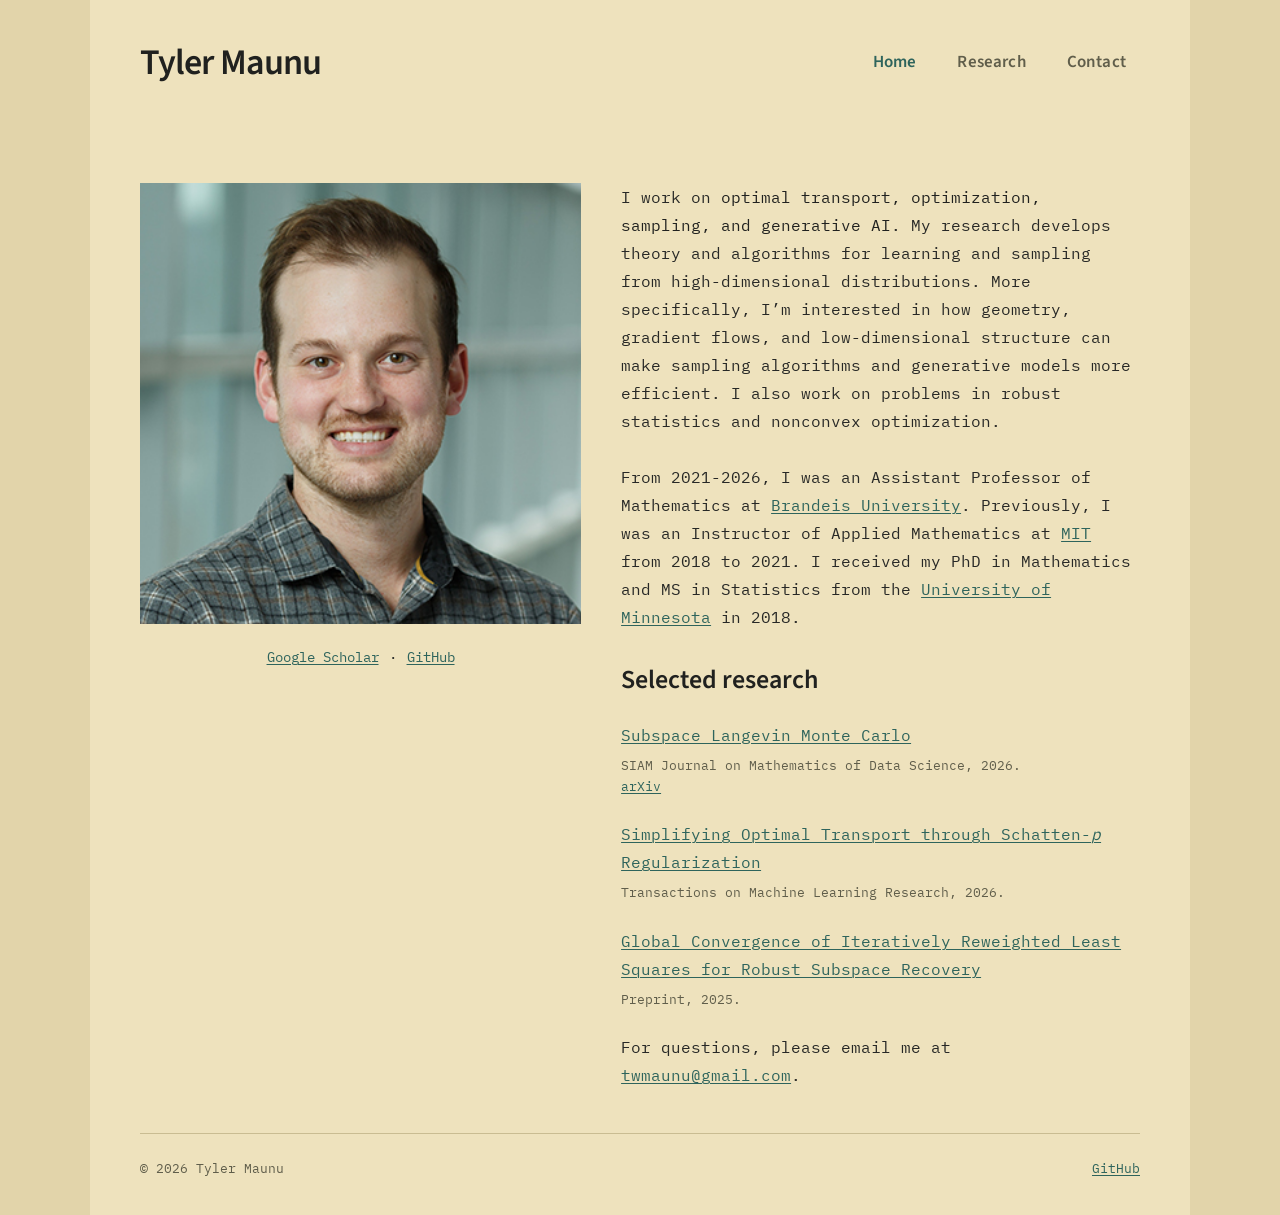
<file: index.html>
<!doctype html>
<html lang="en">
<head>
  <meta charset="utf-8">
  <meta name="viewport" content="width=device-width, initial-scale=1">
  <title>Tyler Maunu</title>
  <meta name="description" content="Tyler Maunu works on optimal transport, optimization, sampling, and generative AI.">
  <meta name="theme-color" content="#eee2bd">
  <link rel="stylesheet" href="styles.css?v=9">
</head>
<body>
  <a class="skip-link" href="#main">Skip to content</a>
  <div class="site-shell">
    <header class="site-header wrap">
      <nav class="nav" aria-label="Main navigation">
        <h1 class="site-title"><a class="brand" href="index.html">Tyler Maunu</a></h1>
        <ul class="nav-links">
          <li><a href="index.html" aria-current="page">Home</a></li>
          <li><a href="publications.html">Research</a></li>
          <li><a href="#contact">Contact</a></li>
        </ul>
      </nav>
    </header>

    <main id="main" class="wrap home-content">
      <div class="home-layout">
        <figure class="portrait">
          <img src="assets/tyler-maunu.jpg" alt="Tyler Maunu" width="340" height="340" fetchpriority="high">
          <figcaption class="profile-links">
            <!-- <a href="mailto:maunu@brandeis.edu">Email</a><span aria-hidden="true">·</span> -->
            <a href="https://scholar.google.com/citations?user=S4nBXhgAAAAJ&amp;hl=en">Google Scholar</a><span aria-hidden="true">·</span>
            <a href="https://github.com/twmaunu">GitHub</a>
          </figcaption>
        </figure>

        <div class="home-copy">
          <p>I work on <strong>optimal transport, optimization, sampling, and generative AI</strong>. My research develops theory and algorithms for learning and sampling from high-dimensional distributions. More specifically, I’m interested in how geometry, gradient flows, and low-dimensional structure can make sampling algorithms and generative models more efficient. I also work on problems in robust statistics and nonconvex optimization.</p>
          <p id="about">From 2021-2026, I was an Assistant Professor of Mathematics at <a href="https://www.brandeis.edu/mathematics/">Brandeis University</a>. Previously, I was an Instructor of Applied Mathematics at <a href="https://math.mit.edu/">MIT</a> from 2018 to 2021. I received my PhD in Mathematics and MS in Statistics from the <a href="https://cse.umn.edu/math">University of Minnesota</a> in 2018.</p>

          <section class="selected-research" id="research" aria-labelledby="research-title">
            <h2 id="research-title">Selected research</h2>
            <ul class="home-papers">
              <li>
                <a href="https://doi.org/10.1137/25M1739327">Subspace Langevin Monte Carlo</a>
                <p class="paper-note">SIAM Journal on Mathematics of Data Science, 2026.<br><a href="https://arxiv.org/abs/2412.13928">arXiv</a></p>
              </li>
              <li>
                <a href="https://openreview.net/forum?id=DIawkTG5VH">Simplifying Optimal Transport through Schatten-<em>p</em> Regularization</a>
                <p class="paper-note">Transactions on Machine Learning Research, 2026.</p>
              </li>
              <li>
                <a href="https://arxiv.org/abs/2506.20533">Global Convergence of Iteratively Reweighted Least Squares for Robust Subspace Recovery</a>
                <p class="paper-note">Preprint, 2025.</p>
              </li>
          </ul>
             <!-- <a href="https://scholar.google.com/citations?user=S4nBXhgAAAAJ&amp;hl=en">Google Scholar</a></p> -->
          </section>

          <!-- <p class="teaching-link">You can also find my <a href="teaching.html">teaching archive</a>.</p> -->
          <p id="contact">For questions, please email me at <a href="mailto:twmaunu@gmail.com">twmaunu@gmail.com</a>.</p>
        </div>
      </div>
    </main>
    <footer class="site-footer wrap"><span>© 2026 Tyler Maunu</span><a href="https://github.com/twmaunu">GitHub</a></footer>
  </div>
</body>
</html>
</file>
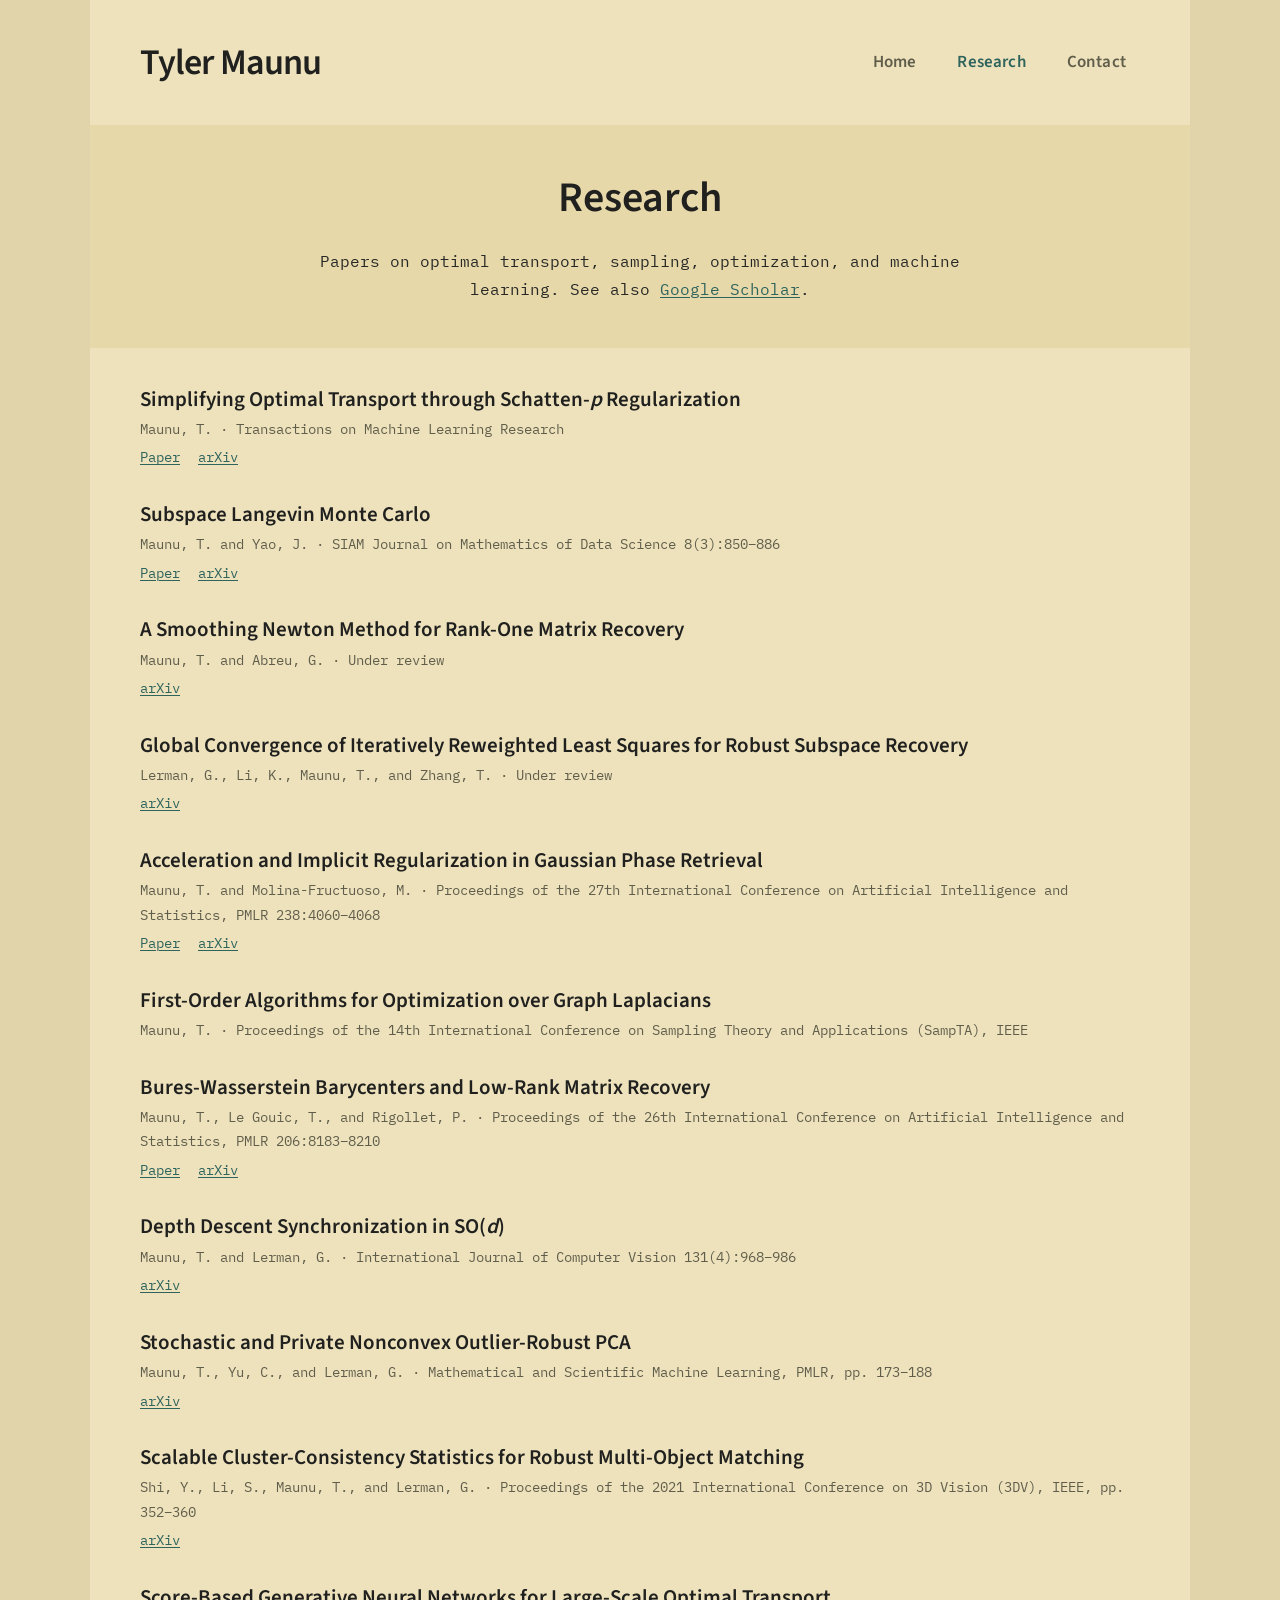
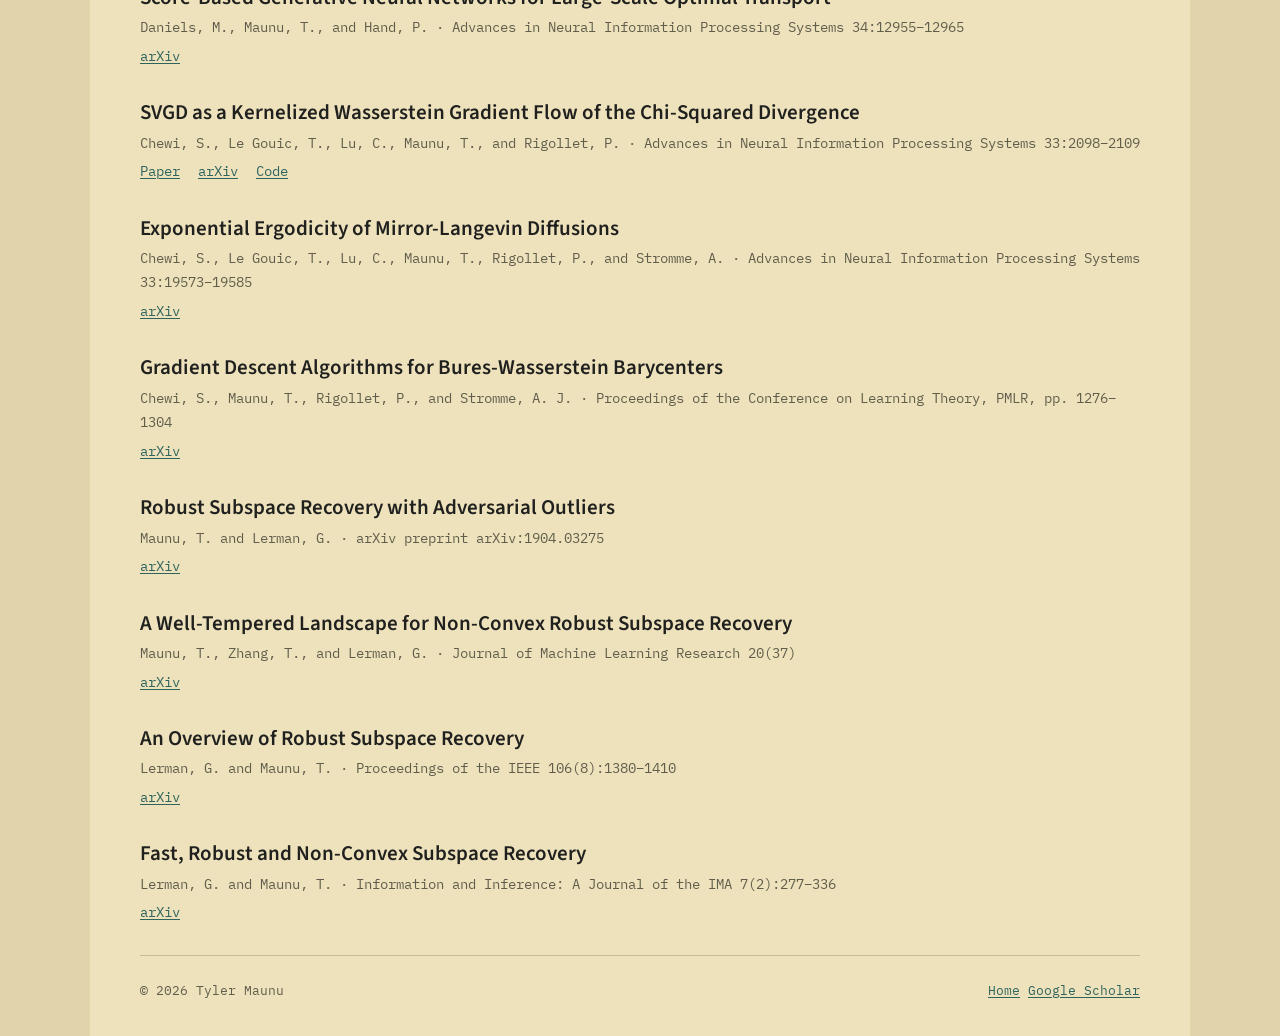
<file: publications.html>
<!doctype html>
<html lang="en">
<head>
  <meta charset="utf-8">
  <meta name="viewport" content="width=device-width, initial-scale=1">
  <meta name="description" content="Publications by Tyler Maunu on optimal transport, sampling, optimization, and robust learning.">
  <meta name="theme-color" content="#eee2bd">
  <title>Research — Tyler Maunu</title>
  <link rel="stylesheet" href="styles.css?v=9">
</head>
<body class="publication-page">
  <a class="skip-link" href="#main">Skip to content</a>
  <div class="site-shell">
  <header class="site-header wrap">
    <nav class="nav" aria-label="Main navigation">
      <a class="brand" href="index.html">Tyler Maunu</a>
      <ul class="nav-links">
        <li><a href="index.html">Home</a></li>
        <li><a href="publications.html" aria-current="page">Research</a></li>
        <li><a href="index.html#contact">Contact</a></li>
      </ul>
    </nav>
  </header>

  <main id="main" class="wrap">
    <div class="page-heading">
      <h1>Research</h1>
      <p class="page-intro">Papers on optimal transport, sampling, optimization, and machine learning. See also <a href="https://scholar.google.com/citations?user=S4nBXhgAAAAJ">Google Scholar</a>.</p>
    </div>

    <ol class="archive-list publication-archive" aria-label="Research papers">
        <li class="archive-paper">
          <h2>Simplifying Optimal Transport through Schatten-<i>p</i> Regularization</h2>
          <p class="paper-meta">Maunu, T. · Transactions on Machine Learning Research</p>
          <div class="paper-links">
            <a href="https://openreview.net/forum?id=DIawkTG5VH">Paper</a>
            <a href="https://arxiv.org/abs/2510.11910">arXiv</a>
          </div>
        </li>
        <li class="archive-paper">
          <h2>Subspace Langevin Monte Carlo</h2>
          <p class="paper-meta">Maunu, T. and Yao, J. · SIAM Journal on Mathematics of Data Science 8(3):850–886</p>
          <div class="paper-links">
            <a href="https://doi.org/10.1137/25M1739327">Paper</a>
            <a href="https://arxiv.org/abs/2412.13928">arXiv</a>
          </div>
        </li>
        <li class="archive-paper">
          <h2>A Smoothing Newton Method for Rank-One Matrix Recovery</h2>
          <p class="paper-meta">Maunu, T. and Abreu, G. · Under review</p>
          <div class="paper-links"><a href="https://arxiv.org/abs/2507.23017">arXiv</a></div>
        </li>
        <li class="archive-paper">
          <h2>Global Convergence of Iteratively Reweighted Least Squares for Robust Subspace Recovery</h2>
          <p class="paper-meta">Lerman, G., Li, K., Maunu, T., and Zhang, T. · Under review</p>
          <div class="paper-links"><a href="https://arxiv.org/abs/2506.20533">arXiv</a></div>
        </li>
        <li class="archive-paper">
          <h2>Acceleration and Implicit Regularization in Gaussian Phase Retrieval</h2>
          <p class="paper-meta">Maunu, T. and Molina-Fructuoso, M. · Proceedings of the 27th International Conference on Artificial Intelligence and Statistics, PMLR 238:4060–4068</p>
          <div class="paper-links">
            <a href="https://proceedings.mlr.press/v238/maunu24a.html">Paper</a>
            <a href="https://arxiv.org/abs/2311.12888">arXiv</a>
          </div>
        </li>
        <li class="archive-paper">
          <h2>First-Order Algorithms for Optimization over Graph Laplacians</h2>
          <p class="paper-meta">Maunu, T. · Proceedings of the 14th International Conference on Sampling Theory and Applications (SampTA), IEEE</p>
        </li>
        <li class="archive-paper">
          <h2>Bures-Wasserstein Barycenters and Low-Rank Matrix Recovery</h2>
          <p class="paper-meta">Maunu, T., Le Gouic, T., and Rigollet, P. · Proceedings of the 26th International Conference on Artificial Intelligence and Statistics, PMLR 206:8183–8210</p>
          <div class="paper-links">
            <a href="https://proceedings.mlr.press/v206/maunu23a.html">Paper</a>
            <a href="https://arxiv.org/abs/2210.14671">arXiv</a>
          </div>
        </li>
        <li class="archive-paper">
          <h2>Depth Descent Synchronization in SO(<i>d</i>)</h2>
          <p class="paper-meta">Maunu, T. and Lerman, G. · International Journal of Computer Vision 131(4):968–986</p>
          <div class="paper-links"><a href="https://arxiv.org/abs/2002.05299">arXiv</a></div>
        </li>
        <li class="archive-paper">
          <h2>Stochastic and Private Nonconvex Outlier-Robust PCA</h2>
          <p class="paper-meta">Maunu, T., Yu, C., and Lerman, G. · Mathematical and Scientific Machine Learning, PMLR, pp. 173–188</p>
          <div class="paper-links"><a href="https://arxiv.org/abs/2203.09276">arXiv</a></div>
        </li>
        <li class="archive-paper">
          <h2>Scalable Cluster-Consistency Statistics for Robust Multi-Object Matching</h2>
          <p class="paper-meta">Shi, Y., Li, S., Maunu, T., and Lerman, G. · Proceedings of the 2021 International Conference on 3D Vision (3DV), IEEE, pp. 352–360</p>
          <div class="paper-links"><a href="https://arxiv.org/abs/2201.04797">arXiv</a></div>
        </li>
        <li class="archive-paper">
          <h2>Score-Based Generative Neural Networks for Large-Scale Optimal Transport</h2>
          <p class="paper-meta">Daniels, M., Maunu, T., and Hand, P. · Advances in Neural Information Processing Systems 34:12955–12965</p>
          <div class="paper-links"><a href="https://arxiv.org/abs/2110.03237">arXiv</a></div>
        </li>
        <li class="archive-paper">
          <h2>SVGD as a Kernelized Wasserstein Gradient Flow of the Chi-Squared Divergence</h2>
          <p class="paper-meta">Chewi, S., Le Gouic, T., Lu, C., Maunu, T., and Rigollet, P. · Advances in Neural Information Processing Systems 33:2098–2109</p>
          <div class="paper-links">
            <a href="https://papers.neurips.cc/paper_files/paper/2020/hash/16f8e136ee5693823268874e58795216-Abstract.html">Paper</a>
            <a href="https://arxiv.org/abs/2006.02509">arXiv</a>
            <a href="https://github.com/twmaunu/LAWGD">Code</a>
          </div>
        </li>
        <li class="archive-paper">
          <h2>Exponential Ergodicity of Mirror-Langevin Diffusions</h2>
          <p class="paper-meta">Chewi, S., Le Gouic, T., Lu, C., Maunu, T., Rigollet, P., and Stromme, A. · Advances in Neural Information Processing Systems 33:19573–19585</p>
          <div class="paper-links"><a href="https://arxiv.org/abs/2005.09669">arXiv</a></div>
        </li>
        <li class="archive-paper">
          <h2>Gradient Descent Algorithms for Bures-Wasserstein Barycenters</h2>
          <p class="paper-meta">Chewi, S., Maunu, T., Rigollet, P., and Stromme, A. J. · Proceedings of the Conference on Learning Theory, PMLR, pp. 1276–1304</p>
          <div class="paper-links"><a href="https://arxiv.org/abs/2001.01700">arXiv</a></div>
        </li>
        <li class="archive-paper">
          <h2>Robust Subspace Recovery with Adversarial Outliers</h2>
          <p class="paper-meta">Maunu, T. and Lerman, G. · arXiv preprint arXiv:1904.03275</p>
          <div class="paper-links"><a href="https://arxiv.org/abs/1904.03275">arXiv</a></div>
        </li>
        <li class="archive-paper">
          <h2>A Well-Tempered Landscape for Non-Convex Robust Subspace Recovery</h2>
          <p class="paper-meta">Maunu, T., Zhang, T., and Lerman, G. · Journal of Machine Learning Research 20(37)</p>
          <div class="paper-links"><a href="https://arxiv.org/abs/1706.03896">arXiv</a></div>
        </li>
        <li class="archive-paper">
          <h2>An Overview of Robust Subspace Recovery</h2>
          <p class="paper-meta">Lerman, G. and Maunu, T. · Proceedings of the IEEE 106(8):1380–1410</p>
          <div class="paper-links"><a href="https://arxiv.org/abs/1803.01013">arXiv</a></div>
        </li>
        <li class="archive-paper">
          <h2>Fast, Robust and Non-Convex Subspace Recovery</h2>
          <p class="paper-meta">Lerman, G. and Maunu, T. · Information and Inference: A Journal of the IMA 7(2):277–336</p>
          <div class="paper-links"><a href="https://arxiv.org/abs/1406.6145">arXiv</a></div>
        </li>
    </ol>
  </main>

  <footer class="site-footer wrap">
    <span>© 2026 Tyler Maunu</span>
    <nav aria-label="Footer navigation">
      <a href="index.html">Home</a>
      <a href="https://scholar.google.com/citations?user=S4nBXhgAAAAJ">Google Scholar</a>
    </nav>
  </footer>
  </div>
</body>
</html>
</file>
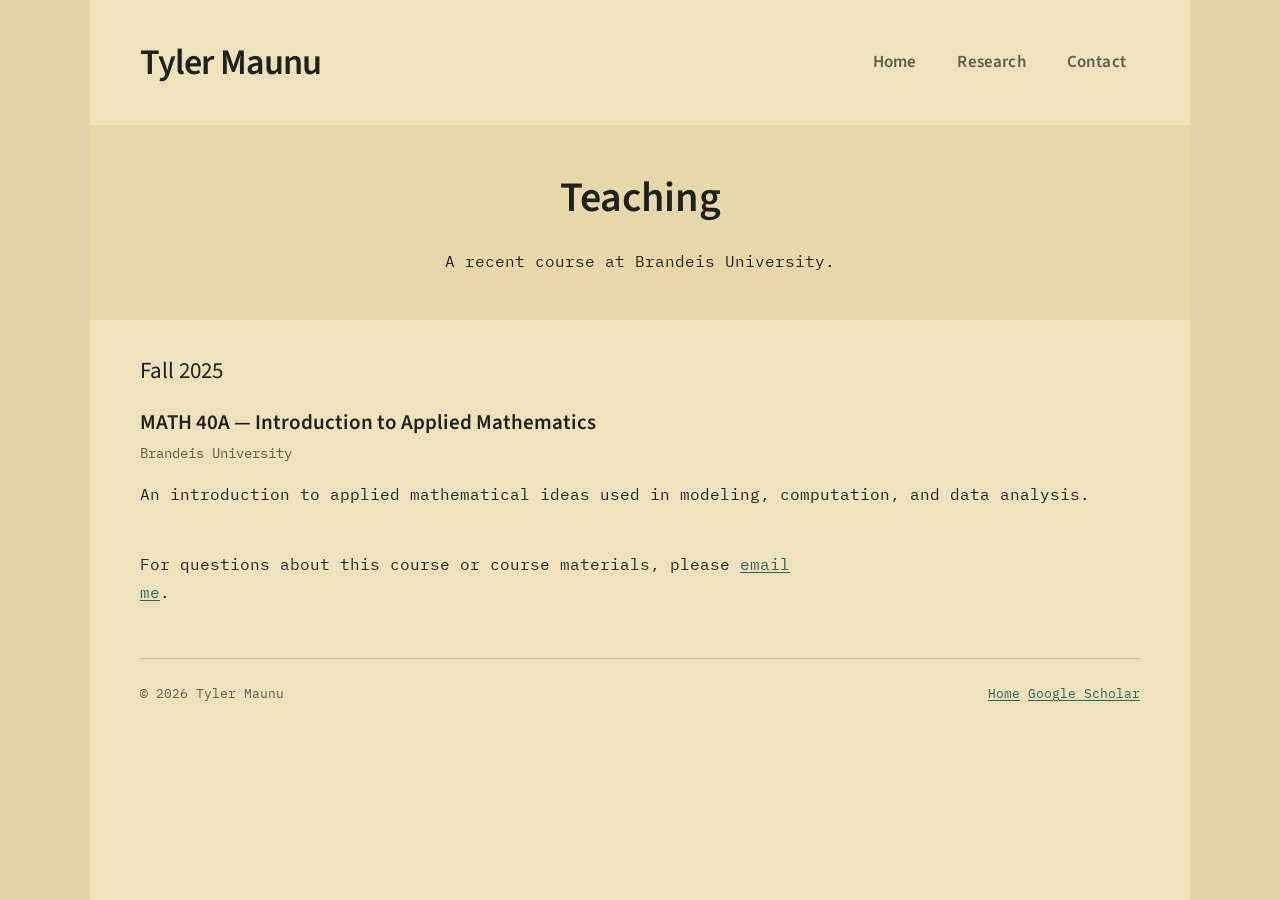
<file: teaching.html>
<!doctype html>
<html lang="en">
<head>
  <meta charset="utf-8">
  <meta name="viewport" content="width=device-width, initial-scale=1">
  <title>Teaching — Tyler Maunu</title>
  <meta name="description" content="Teaching archive for Tyler Maunu.">
  <meta name="theme-color" content="#eee2bd">
  <link rel="stylesheet" href="styles.css?v=9">
</head>
<body>
  <a class="skip-link" href="#main">Skip to content</a>
  <div class="site-shell">
  <header class="site-header wrap">
    <nav class="nav" aria-label="Main navigation">
      <a class="brand" href="index.html">Tyler Maunu</a>
      <ul class="nav-links">
        <li><a href="index.html">Home</a></li>
        <li><a href="publications.html">Research</a></li>
        <li><a href="index.html#contact">Contact</a></li>
      </ul>
    </nav>
  </header>
  <main id="main" class="wrap">
    <div class="page-heading"><h1>Teaching</h1><p class="page-intro">A recent course at Brandeis University.</p></div>
    <section class="publication-year" aria-labelledby="fall-2025"><h2 id="fall-2025">Fall 2025</h2><div class="archive-paper"><h3>MATH 40A — Introduction to Applied Mathematics</h3><p class="paper-meta">Brandeis University</p><p class="paper-summary">An introduction to applied mathematical ideas used in modeling, computation, and data analysis.</p></div></section>
    <p class="teaching-note">For questions about this course or course materials, please <a class="text-link" href="mailto:maunu@brandeis.edu">email me</a>.</p>
  </main>
  <footer class="site-footer wrap">
    <span>© 2026 Tyler Maunu</span>
    <nav aria-label="Footer navigation">
      <a href="index.html">Home</a>
      <a href="https://scholar.google.com/citations?user=S4nBXhgAAAAJ">Google Scholar</a>
    </nav>
  </footer>
  </div>
</body>
</html>
</file>
<file: styles.css>
@font-face { font-family: "IBM Plex Sans"; src: url("assets/fonts/ibm-plex-sans-regular.ttf") format("truetype"); font-style: normal; font-weight: 400; font-display: swap; }
@font-face { font-family: "IBM Plex Sans"; src: url("assets/fonts/ibm-plex-sans-medium.ttf") format("truetype"); font-style: normal; font-weight: 500; font-display: swap; }
@font-face { font-family: "IBM Plex Sans"; src: url("assets/fonts/ibm-plex-sans-semibold.ttf") format("truetype"); font-style: normal; font-weight: 600; font-display: swap; }
@font-face { font-family: "IBM Plex Mono"; src: url("assets/fonts/ibm-plex-mono-regular.ttf") format("truetype"); font-style: normal; font-weight: 400; font-display: swap; }
@font-face { font-family: "Source Sans 3"; src: url("assets/fonts/source-sans-3-regular.ttf") format("truetype"); font-style: normal; font-weight: 400; font-display: swap; }
@font-face { font-family: "Source Sans 3"; src: url("assets/fonts/source-sans-3-semibold.ttf") format("truetype"); font-style: normal; font-weight: 600; font-display: swap; }
@font-face { font-family: Newsreader; src: url("assets/fonts/newsreader-regular.ttf") format("truetype"); font-style: normal; font-weight: 400; font-display: swap; }
@font-face { font-family: Newsreader; src: url("assets/fonts/newsreader-medium.ttf") format("truetype"); font-style: normal; font-weight: 500; font-display: swap; }

:root { color-scheme: light; --background: #e2d4aa; --paper: #eee2bd; --banner: #e7d8aa; --ink: #272826; --highlight: #20211f; --muted: #605e4b; --link: #2e645c; --link-hover: #184a43; --line: #c9bc92; --sans: "Source Sans 3", Arial, sans-serif; --body: "IBM Plex Mono", "Courier New", monospace; --heading: var(--sans); --body-size: 16px; --body-leading: 1.75; --brand-size: 36px; --brand-mobile: 34px; --brand-weight: 600; --brand-tracking: -0.025em; --section-size: 26px; --section-weight: 600; --note-font: var(--body); --note-size: 13px; }
* { box-sizing: border-box; }
html { scroll-behavior: smooth; scroll-padding-top: 24px; }
body { margin: 0; background: var(--background); color: var(--ink); font-family: var(--body); font-size: var(--body-size); line-height: var(--body-leading); letter-spacing: 0; -webkit-font-smoothing: antialiased; }
::selection { background: var(--highlight); color: var(--paper); }
p, h1, h2, h3, figure { margin: 0; }
a { color: var(--link); text-decoration: underline; text-decoration-thickness: 1px; text-underline-offset: 2px; }
a:hover { color: var(--link-hover); }
a:focus-visible { outline: 2px solid var(--highlight); outline-offset: 4px; }
strong { color: var(--highlight); font-weight: 400; }
img { display: block; max-width: 100%; }
h1, h2, h3 { color: var(--highlight); font-family: var(--heading); line-height: 1.25; }
.site-shell { width: min(1100px, 100%); margin-inline: auto; background: var(--paper); min-height: 100vh; }
.wrap { width: calc(100% - 100px); margin-inline: auto; }
.skip-link { position: absolute; top: -100px; left: 20px; z-index: 5; padding: 10px 18px; background: var(--highlight); color: var(--paper); }
.skip-link:focus { top: 12px; }
.skip-link:hover { color: var(--paper); }
.nav { display: flex; align-items: center; justify-content: space-between; min-height: 125px; gap: 30px; }
.brand { font-family: var(--heading); font-size: var(--brand-size); font-weight: var(--brand-weight); line-height: 1.15; letter-spacing: var(--brand-tracking); color: var(--highlight); text-decoration: none; white-space: nowrap; }
.brand:hover { color: var(--highlight); text-decoration: none; }
.site-title { font-size: inherit; line-height: 1.2; }
.nav-links { display: flex; gap: 13px; list-style: none; padding: 0; margin: 0; }
.nav-links a { display: flex; align-items: center; min-height: 44px; padding: 10px 14px; font-family: var(--heading); font-size: 17px; font-weight: 600; line-height: 1.3; text-transform: none; letter-spacing: 0.01em; color: var(--muted); text-decoration: none; }
.nav-links a:hover { color: var(--highlight); }
.nav-links [aria-current="page"] { color: var(--link); }
.home-content { padding-top: 58px; padding-bottom: 44px; }
.home-layout { display: grid; grid-template-columns: minmax(0, 0.85fr) minmax(0, 1fr); gap: 40px; align-items: start; }
.portrait img { width: 100%; height: auto; }
.profile-links { display: flex; align-items: center; justify-content: center; flex-wrap: wrap; gap: 10px; font-size: 14px; line-height: 1.8; margin-top: 21px; }
.home-copy > p { margin-bottom: 28px; }
.home-copy > p:last-child { margin-bottom: 0; }
.selected-research { margin-top: 33px; }
.selected-research h2 { font-size: var(--section-size); font-weight: var(--section-weight); margin-bottom: 24px; }
.home-papers { padding: 0; margin: 0; list-style: none; }
.home-papers li { margin-bottom: 23px; }
.home-papers > li > a { font-weight: 400; line-height: 1.5; }
.home-papers > li > a, #contact a { overflow-wrap: anywhere; }
.paper-note { font-family: var(--note-font); font-size: var(--note-size); color: var(--muted); line-height: 1.65; margin-top: 6px; }
.more-research { margin-top: 29px; margin-bottom: 32px; font-size: 16px; }
.home-copy > .teaching-link { margin-bottom: 22px; }
.site-footer { display: flex; justify-content: space-between; align-items: center; gap: 20px; border-top: 1px solid var(--line); padding-block: 24px 34px; color: var(--muted); font-size: 13px; }
.site-footer div { display: flex; gap: 24px; }
.page-heading { margin-inline: -50px; padding: 47px 50px 45px; background: var(--banner); text-align: center; }
.page-heading h1 { font-size: 42px; font-weight: var(--brand-weight); }
.page-intro { max-width: 680px; margin: 22px auto 0; font-size: 16px; }
.publication-year { padding-top: 37px; padding-bottom: 7px; }
.publication-year h2 { font-size: 23px; font-weight: 400; margin-bottom: 23px; }
.archive-list { list-style: none; margin: 0; padding: 0; }
.publication-archive { padding-top: 37px; }
.archive-paper { margin-bottom: 30px; }
.archive-paper h3, .publication-archive .archive-paper h2 { font-family: var(--heading); font-size: 21px; font-weight: 600; line-height: 1.35; }
.paper-meta { color: var(--muted); font-size: 14px; line-height: 1.75; margin-top: 4px; }
.paper-links { display: flex; flex-wrap: wrap; gap: 18px; font-size: 14px; margin-top: 4px; }
.publication-page .site-footer { margin-top: 24px; }
.paper-summary { font-size: var(--body-size); margin-top: 15px; }
.teaching-note { max-width: 680px; margin-top: 5px; margin-bottom: 52px; }

@media (max-width: 850px) {
  .wrap { width: calc(100% - 64px); }
  .nav { min-height: 108px; }
  .brand { font-size: var(--brand-mobile); }
  .nav-links { gap: 3px; }
  .nav-links a { padding-inline: 12px; }
  .home-layout { gap: 30px; grid-template-columns: minmax(0, 0.8fr) minmax(0, 1fr); }
  .home-content { padding-top: 42px; }
  .page-heading { margin-inline: -32px; padding-inline: 32px; }
  .profile-links { gap: 8px; font-size: 13px; }
}
@media (max-width: 640px) {
  .wrap { width: calc(100% - 48px); }
  .nav { min-height: 119px; flex-direction: column; justify-content: center; gap: 12px; padding-block: 20px 12px; }
  .brand { font-size: var(--brand-mobile); }
  .nav-links { gap: 15px; }
  .nav-links a { font-size: 17px; min-height: 44px; padding: 8px 12px; }
  .home-content { padding-top: 34px; padding-bottom: 34px; }
  .home-layout { grid-template-columns: 1fr; gap: 34px; }
  .portrait { max-width: 340px; margin-inline: auto; width: 100%; }
  .profile-links { font-size: 14px; margin-top: 16px; }
  .home-copy { font-size: var(--body-size); line-height: var(--body-leading); }
  .home-copy > p { margin-bottom: 24px; }
  .selected-research { margin-top: 30px; }
  .selected-research h2 { font-size: var(--section-size); margin-bottom: 21px; }
  .home-papers li { margin-bottom: 23px; }
  .site-footer { padding-block: 22px 29px; font-size: 12px; }
  .site-footer div { gap: 15px; }
  .page-heading { margin-inline: -24px; padding: 36px 24px; }
  .page-heading h1 { font-size: 35px; }
  .page-intro { font-size: 16px; margin-top: 18px; }
  .publication-year { padding-top: 32px; }
  .publication-archive { padding-top: 32px; }
  .archive-paper h3, .publication-archive .archive-paper h2 { font-size: 21px; }
  .paper-meta { font-size: 14px; }
}
@media (max-width: 360px) {
  .wrap { width: calc(100% - 36px); }
  .nav-links { gap: 8px; }
  .nav-links a { padding-inline: 10px; }
  .page-heading { margin-inline: -18px; padding-inline: 18px; }
}
@media (prefers-reduced-motion: reduce) { html { scroll-behavior: auto; } }
</file>
